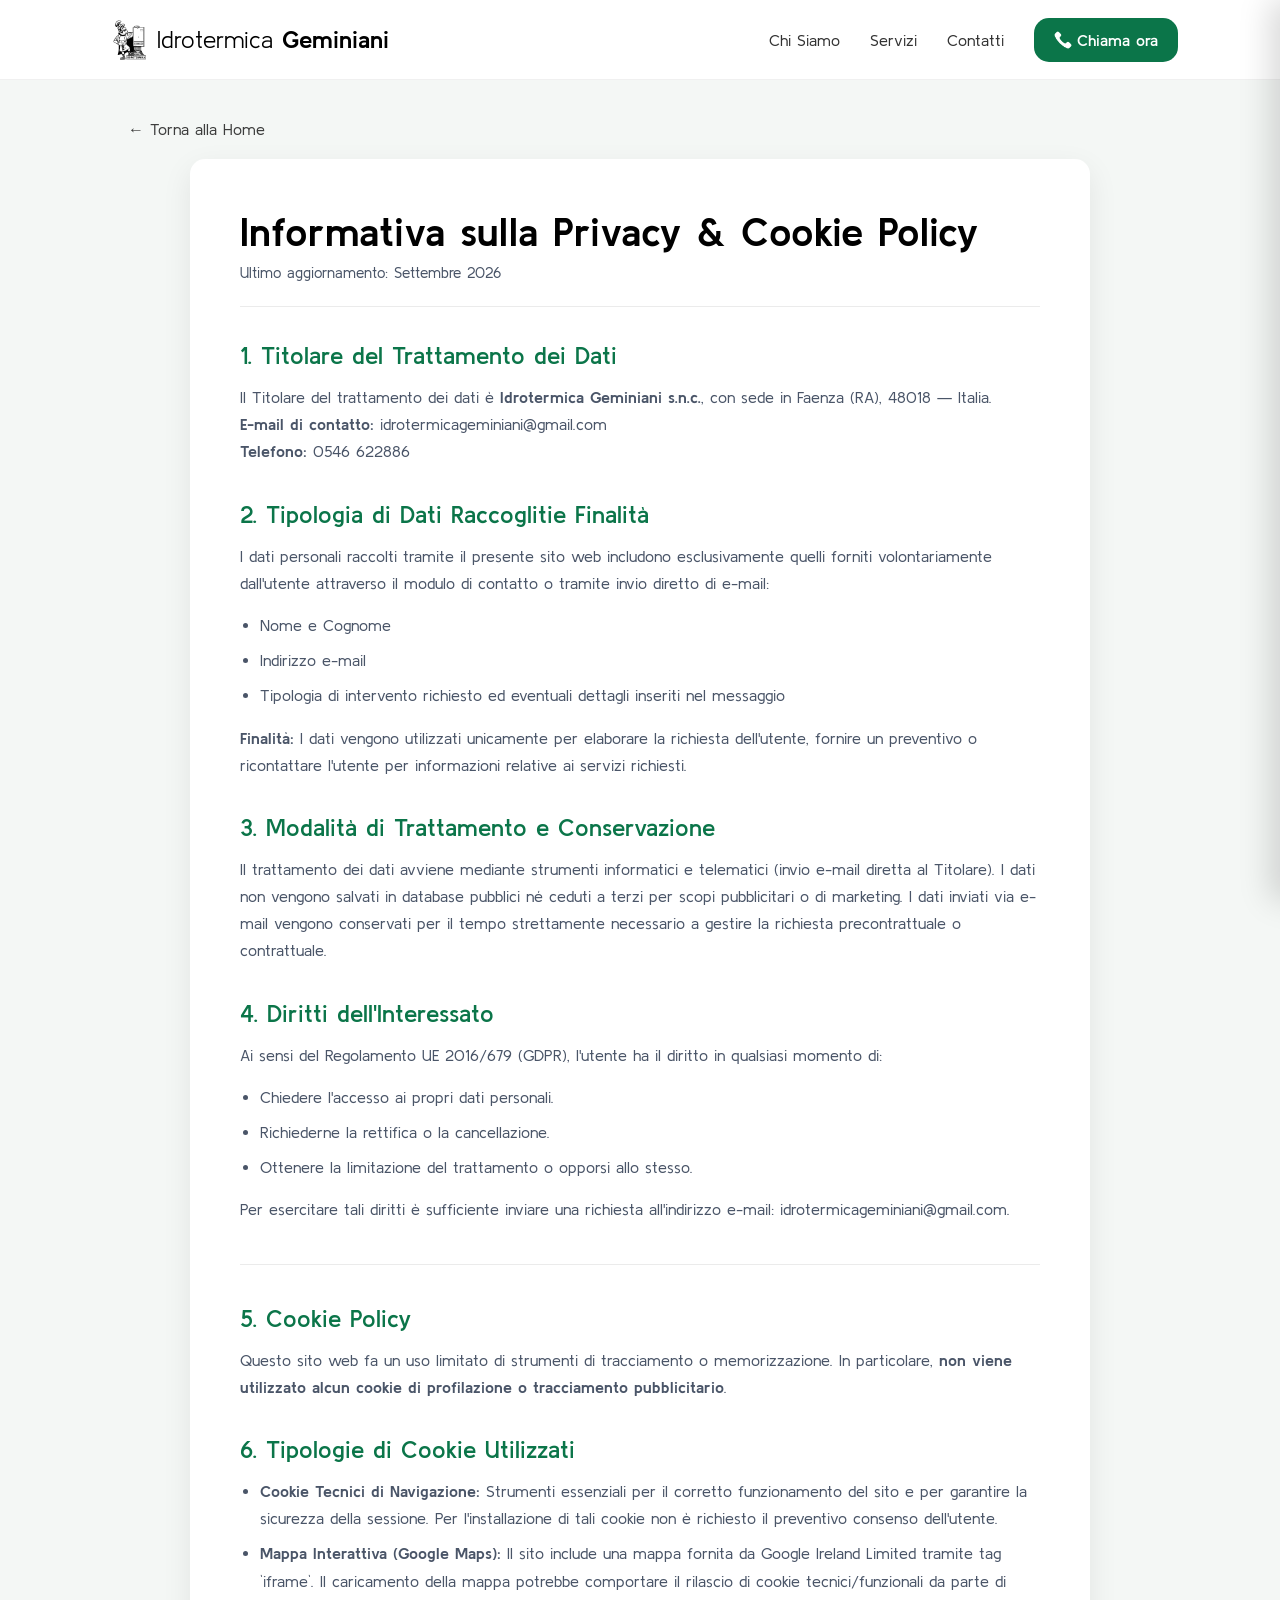
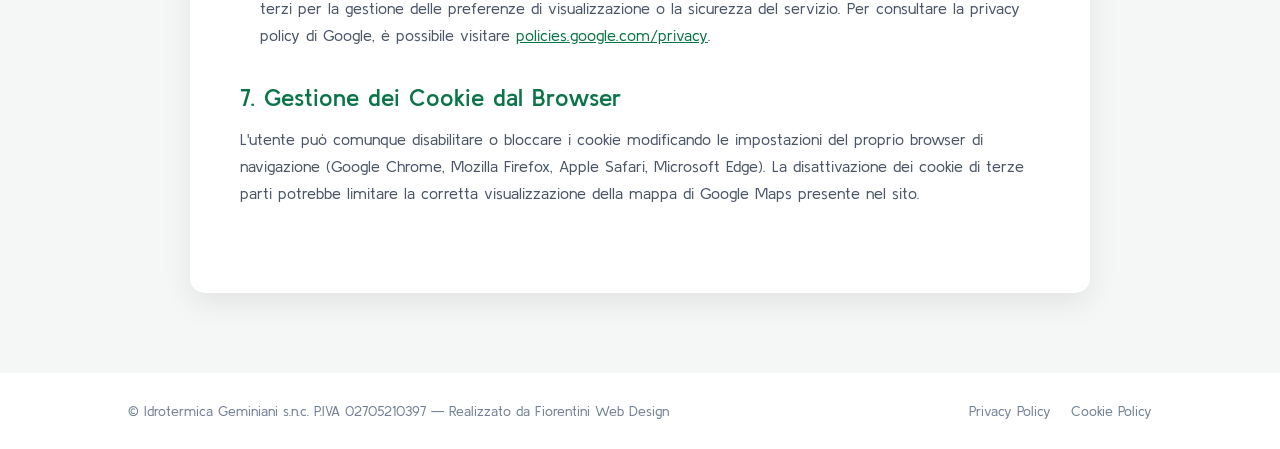
<file: privacy.html>
<!DOCTYPE html>
<html lang="it">
	<head>
		<meta charset="UTF-8">
		<meta name="viewport" content="width=device-width, initial-scale=1.0">
		<title>Privacy & Cookie Policy | Idrotermica Geminiani s.n.c.</title>
		<link rel="icon" href="./img/favicon-black.png" media="(prefers-color-scheme: dark)">
		<link rel="icon" href="./img/favicon-white.png" media="(prefers-color-scheme: light)">
		<link rel="preconnect" href="https://fonts.googleapis.com">
		<link rel="preconnect" href="https://fonts.gstatic.com" crossorigin>
		<link href="https://fonts.googleapis.com/css2?family=Kulim+Park:wght@300;400;600;700&display=swap" rel="stylesheet">
		<link rel="stylesheet" href="style.css">
		<style>
			.policy-page {
				padding: 120px 0 80px 0;
				background-color: var(--grigio-chiaro);
				min-height: 80vh;
			}
			.policy-container {
				background-color: var(--bianco);
				padding: 50px;
				border-radius: var(--radius-main);
				box-shadow: var(--sombra-soft);
				max-width: 900px;
				margin: 0 auto;
			}
			.policy-header {
				border-bottom: 1px solid rgba(0, 0, 0, 0.08);
				padding-bottom: 25px;
				margin-bottom: 35px;
			}
			.policy-header h1 {
				font-size: 2.5rem;
				font-weight: 700;
				color: var(--nero);
				margin-bottom: 10px;
			}
			.policy-header p {
				color: var(--grigio-testo);
				font-size: 0.95rem;
			}
			.policy-section {
				margin-bottom: 35px;
			}
			.policy-section h2 {
				font-size: 1.5rem;
				font-weight: 600;
				color: var(--verde-dark);
				margin-bottom: 15px;
			}
			.policy-section p, .policy-section ul {
				font-size: 1rem;
				color: var(--grigio-testo);
				line-height: 1.7;
				margin-bottom: 15px;
			}
			.policy-section ul {
				padding-left: 20px;
				list-style-type: disc;
			}
			.policy-section li {
				margin-bottom: 8px;
			}
			.back-link {
				display: inline-flex;
				align-items: center;
				gap: 8px;
				font-weight: 400;
				color: var(--nero);
				opacity:0.75;
				margin-bottom: 20px;
				transition:all 0.2s ease;
			}
			.back-link:hover {
				opacity:1;
			}
			@media (max-width: 768px) {
				.container{
				width:85%;
				}
				.policy-container {
					padding: 30px 25px;
					width: 100%;
				}
				.policy-header h1 {
					font-size: 2rem;
				}
			}
		</style>
	</head>
	<body>
		<nav>
			<a href="#" class="logo">
				<img src="./img/logo.png" style="width:55px;height:40px">
				<h2><span>Idrotermica</span> Geminiani</h2>
			</a>
			<div>
				<ul class="nav-menu">
					<li><a href="#about" class="navlinks">Chi Siamo</a></li>
					<li><a href="#services" class="navlinks">Servizi</a></li>
					<li><a href="#contacts" class="navlinks">Contatti</a></li>
					<li><a href="tel:+39054600000" class="btn btn-nav"><img src="./img/telefono.png" style="width:18px;height:18px;margin-right:5px;">Chiama ora</a></li>
				</ul>
			</div>

			<button class="hamburger-btn" id="hamburger-open" aria-label="Apri menu">
				<svg width="28" height="20" viewBox="0 0 28 20" fill="none" xmlns="http://www.w3.org/2000/svg">
					<path d="M2 2H26M2 10H26M2 18H26" stroke="#121413" stroke-width="2.5" stroke-linecap="round"/>
				</svg>
			</button>
		</nav>

		<div class="mobile-menu-overlay" id="mobile-overlay"></div>

		<aside class="mobile-menu-panel" id="mobile-panel">
			<div class="mobile-menu-header">
				<a href="#" class="logo">
					<h2><span>Idrotermica</span> Geminiani</h2>
				</a>
				<button class="hamburger-close-btn" id="hamburger-close" aria-label="Chiudi menu">
					<svg width="24" height="24" viewBox="0 0 24 24" fill="none" xmlns="http://www.w3.org/2000/svg">
						<path d="M18 6L6 18M6 6L18 18" stroke="#121413" stroke-width="2.5" stroke-linecap="round" stroke-linejoin="round"/>
					</svg>
				</button>
			</div>
			<ul class="mobile-nav-links">
				<li><a href="#about" class="mobile-link">Chi Siamo</a></li>
				<li><a href="#services" class="mobile-link">Servizi</a></li>
				<li><a href="#contacts" class="mobile-link">Contatti</a></li>
				<li>
					<a href="tel:+390546622886" class="btn btn-nav mobile-btn">
						<img src="./img/telefono.png" style="width:18px;height:18px;margin-right:5px;" alt="">Chiama ora
					</a>
				</li>
			</ul>
		</aside>

		<main class="policy-page">
			<div class="container">
				<a href="index.html" class="back-link">&#8592; Torna alla Home</a>
				<div class="policy-container">
					
					<div class="policy-header">
						<h1>Informativa sulla Privacy & Cookie Policy</h1>
						<p>Ultimo aggiornamento: Settembre 2026</p>
					</div>

					<!-- SEZIONE PRIVACY POLICY -->
					<div class="policy-section" id="privacy">
						<h2>1. Titolare del Trattamento dei Dati</h2>
						<p>
							Il Titolare del trattamento dei dati è <strong>Idrotermica Geminiani s.n.c.</strong>, con sede in Faenza (RA), 48018 — Italia.<br>
							<strong>E-mail di contatto:</strong> idrotermicageminiani@gmail.com<br>
							<strong>Telefono:</strong> 0546 622886
						</p>
					</div>

					<div class="policy-section">
						<h2>2. Tipologia di Dati Raccoglitie Finalità</h2>
						<p>I dati personali raccolti tramite il presente sito web includono esclusivamente quelli forniti volontariamente dall'utente attraverso il modulo di contatto o tramite invio diretto di e-mail:</p>
						<ul>
							<li>Nome e Cognome</li>
							<li>Indirizzo e-mail</li>
							<li>Tipologia di intervento richiesto ed eventuali dettagli inseriti nel messaggio</li>
						</ul>
						<p>
							<strong>Finalità:</strong> I dati vengono utilizzati unicamente per elaborare la richiesta dell'utente, fornire un preventivo o ricontattare l'utente per informazioni relative ai servizi richiesti.
						</p>
					</div>

					<div class="policy-section">
						<h2>3. Modalità di Trattamento e Conservazione</h2>
						<p>
							Il trattamento dei dati avviene mediante strumenti informatici e telematici (invio e-mail diretta al Titolare). I dati non vengono salvati in database pubblici né ceduti a terzi per scopi pubblicitari o di marketing. I dati inviati via e-mail vengono conservati per il tempo strettamente necessario a gestire la richiesta precontrattuale o contrattuale.
						</p>
					</div>

					<div class="policy-section">
						<h2>4. Diritti dell'Interessato</h2>
						<p>Ai sensi del Regolamento UE 2016/679 (GDPR), l'utente ha il diritto in qualsiasi momento di:</p>
						<ul>
							<li>Chiedere l'accesso ai propri dati personali.</li>
							<li>Richiederne la rettifica o la cancellazione.</li>
							<li>Ottenere la limitazione del trattamento o opporsi allo stesso.</li>
						</ul>
						<p>Per esercitare tali diritti è sufficiente inviare una richiesta all'indirizzo e-mail: idrotermicageminiani@gmail.com.</p>
					</div>

					<hr style="border: 0; border-top: 1px solid rgba(0,0,0,0.08); margin: 40px 0;">

					<!-- SEZIONE COOKIE POLICY -->
					<div class="policy-section" id="cookie">
						<h2>5. Cookie Policy</h2>
						<p>
							Questo sito web fa un uso limitato di strumenti di tracciamento o memorizzazione. In particolare, <strong>non viene utilizzato alcun cookie di profilazione o tracciamento pubblicitario</strong>.
						</p>
					</div>

					<div class="policy-section">
						<h2>6. Tipologie di Cookie Utilizzati</h2>
						<ul>
							<li>
								<strong>Cookie Tecnici di Navigazione:</strong> Strumenti essenziali per il corretto funzionamento del sito e per garantire la sicurezza della sessione. Per l'installazione di tali cookie non è richiesto il preventivo consenso dell'utente.
							</li>
							<li>
								<strong>Mappa Interattiva (Google Maps):</strong> Il sito include una mappa fornita da Google Ireland Limited tramite tag `iframe`. Il caricamento della mappa potrebbe comportare il rilascio di cookie tecnici/funzionali da parte di terzi per la gestione delle preferenze di visualizzazione o la sicurezza del servizio. Per consultare la privacy policy di Google, è possibile visitare <a href="https://policies.google.com/privacy" target="_blank" rel="noopener" style="color: var(--verde-dark); text-decoration: underline;">policies.google.com/privacy</a>.
							</li>
						</ul>
					</div>

					<div class="policy-section">
						<h2>7. Gestione dei Cookie dal Browser</h2>
						<p>
							L'utente può comunque disabilitare o bloccare i cookie modificando le impostazioni del proprio browser di navigazione (Google Chrome, Mozilla Firefox, Apple Safari, Microsoft Edge). La disattivazione dei cookie di terze parti potrebbe limitare la corretta visualizzazione della mappa di Google Maps presente nel sito.
						</p>
					</div>

				</div>
			</div>
		</main>

		<footer class="footer-minimal">
			<div class="container footer-minimal-content">
				<div class="footer-brand">
					<p>&copy; Idrotermica Geminiani s.n.c. P.IVA <a href="#" id="piva">02705210397</a><span class="tag-desktop"> — Realizzato da <a href="">Fiorentini Web Design</a></span><span class="tag-mobile"><br>Realizzato da <a href="">Fiorentini Web Design</a></span></p>
				</div>
				<div class="footer-links">
					<a href="./privacy.html">Privacy Policy</a>
					<a href="./privacy.html#cookie">Cookie Policy</a>
				</div>
			</div>
		</footer>

		<script>
			document.addEventListener('DOMContentLoaded', () => {
				const openBtn = document.getElementById('hamburger-open');
				const closeBtn = document.getElementById('hamburger-close');
				const panel = document.getElementById('mobile-panel');
				const overlay = document.getElementById('mobile-overlay');
				const mobileLinks = document.querySelectorAll('.mobile-link, .mobile-btn');

				function openMenu() {
					panel.classList.add('active');
					overlay.classList.add('active');
					document.body.style.overflow = 'hidden'; // Blocca lo scroll della pagina sottostante
				}

				function closeMenu() {
					panel.classList.remove('active');
					overlay.classList.remove('active');
					document.body.style.overflow = ''; // Ripristina lo scroll
				}

				openBtn.addEventListener('click', openMenu);
				closeBtn.addEventListener('click', closeMenu);
				overlay.addEventListener('click', closeMenu);

				// Chiudi il menu quando si clicca su un link interno
				mobileLinks.forEach(link => {
					link.addEventListener('click', closeMenu);
				});
			});
			
			const piva = document.getElementById("piva");

			piva.addEventListener("click", async (e) => {
				e.preventDefault();

				await navigator.clipboard.writeText("02705210397");

				const testoOriginale = piva.textContent;
				piva.textContent = "COPIATO!";

				setTimeout(() => {
					piva.textContent = testoOriginale;
				}, 1500);
			});
		</script>
	</body>
</html>
</file>
<file: style.css>
* {
	box-sizing: border-box;
	padding: 0;
	margin: 0;
	scroll-behavior: smooth;
}

:root {
	--bianco: #ffffff;
	--nero: #000000;
	--verde-primary: #1dab5f;
	--verde-dark: #0b7549;
	--verde-deep: #06301a;
	--grigio-chiaro: #f4f7f5;
	--grigio-testo: #4a5568;
	--sombra-soft: 0 10px 30px rgba(0, 0, 0, 0.08);
	--radius-main: 15px;
}

html {
	font-family: "Kulim Park", sans-serif;
	background-color: #ffffff;
	color: var(--nero);
}

a {
	text-decoration: none;
	color: inherit;
}

ul {
	list-style: none;
}

.btn {
	padding: 13px 28px;
	border-radius: 15px;
	font-weight: 600;
	font-size: 1rem;
	display: inline-flex;
	align-items: center;
	justify-content: center;
	transition: all 0.4s ease;
	cursor: pointer;
}

.btn-nav {
	padding: 13px 20px;
	color: var(--bianco);
	background-color:var(--verde-dark);
}

.btn-nav:hover {
	background-color:var(--verde-primary);
	box-shadow: 2px 5px 25px rgba(29, 171, 95, 0.35);
}

.btn-hero-primary {
	color: var(--bianco);
	background-color:var(--verde-dark);
	padding: 16px 36px;
}

.arrow {
    position: relative;
    display: inline-block;
    width: 20px;
    height: 12px;
}

.arrow::before {
    content: "";
    position: absolute;
    right: 0;
    top: 50%;
    width: 10px;
    height: 1.5px;
    background: currentColor;
    transform: rotate(-45deg);
}

.arrow::after {
    content: "";
    position: absolute;
    right: 0;
    top: 2px;
    width: 8px;
    height: 8px;
    border-top: 1.5px solid currentColor;
    border-right: 1.5px solid currentColor;
}
.card-arrow{
	position:absolute;
}

.btn-hero-primary:hover {
	background-color:var(--verde-primary);
	box-shadow: 2px 5px 25px rgba(29, 171, 95, 0.35);
}

.btn-hero-secondary {
	color: var(--nero);
	padding: 16px 32px;
	font-weight: 400;
	opacity:0.75;
}

.btn-hero-secondary:hover {
	opacity:1;
}

/* ==========================================================================
   NAVIGATION
   ========================================================================== */
nav {
	position: fixed;
	top: 0;
	left: 0;
	width: 100%;
	height: 80px;
	z-index: 1000;
	background-color: rgba(255, 255, 255, 0.94);
	backdrop-filter: blur(10px);
	display: flex;
	justify-content: space-between;
	align-items: center;
	padding: 0 8%;
	border-bottom: 1px solid rgba(0, 0, 0, 0.06);
}

.logo {
	color: var(--nero);
	font-size: 1rem;
	display:flex;
	align-items:center;
}

.logo span {
	font-weight: 300;
}

.nav-menu {
	display: flex;
	align-items: center;
	gap: 30px;
}

.navlinks {
	color: var(--nero);
	font-weight: 400;
	font-size: 1rem;
	opacity: 0.8;
	transition: opacity 0.2s ease, color 0.2s ease;
}

.navlinks:hover {
	opacity: 1;
}

/* Bottone per aprire il menu */
.hamburger-btn {
	display: none;
	background: none;
	border: none;
	cursor: pointer;
	padding: 5px;
	z-index: 1001;
}

/* Sfondo scuro opaco al retro del menu */
.mobile-menu-overlay {
	position: fixed;
	top: 0;
	left: 0;
	width: 100%;
	height: 100vh;
	background-color: rgba(0, 0, 0, 0.4);
	backdrop-filter: blur(4px);
	z-index: 1050;
	opacity: 0;
	visibility: hidden;
	transition: opacity 0.3s ease, visibility 0.3s ease;
}

.mobile-menu-overlay.active {
	opacity: 1;
	visibility: visible;
}

/* Pannello laterale da destra */
.mobile-menu-panel {
	position: fixed;
	top: 0;
	right: 0;
	width: 80%;
	max-width: 360px;
	height: 100vh;
	background-color: var(--bianco);
	z-index: 1100;
	box-shadow: -10px 0 30px rgba(0, 0, 0, 0.15);
	display: flex;
	flex-direction: column;
	padding: 25px 30px;
	transform: translateX(100%);
	transition: transform 0.4s cubic-bezier(0.16, 1, 0.3, 1);
}

.mobile-menu-panel.active {
	transform: translateX(0);
}

/* Header interno del pannello con logo e X */
.mobile-menu-header {
	display: flex;
	justify-content: space-between;
	align-items: center;
	margin-bottom: 40px;
	padding-bottom: 15px;
	border-bottom: 1px solid rgba(0, 0, 0, 0.08);
}

.hamburger-close-btn {
	background: none;
	border: none;
	cursor: pointer;
	padding: 5px;
	display: flex;
	align-items: center;
	justify-content: center;
}

/* Lista link mobile */
.mobile-nav-links {
	display: flex;
	flex-direction: column;
	gap: 22px;
}

.mobile-link {
	font-size: 1.25rem;
	color: var(--nero);
	transition: color 0.2s ease;
}

.mobile-link:hover {
	color: var(--verde-dark);
}

.mobile-btn {
	width: 100%;
	margin-top: 10px;
}


#about-container,
#stats,
#services,
#contacts{
    opacity: 0;
    transform: translateY(60px);
    transition: opacity 0.8s ease, transform 0.8s ease;
}

#about-container.visibile,
#stats.visibile,
#services.visibile,
#contacts.visibile{
    opacity: 1;
    transform: translateY(0);
}

#hero {
	position: relative;
	height: 90vh;
	padding-top: 100px;
	padding-bottom: 60px;
	display: flex;
	flex-direction: column;
	justify-content: center;
	gap:50px;
	align-items: center;
	background: radial-gradient(circle at 50% 15%, rgba(29, 171, 95, 0.12) 0%, rgba(255, 255, 255, 1) 65%);
	overflow: hidden;
}

.hero-content {
	text-align: center;
	max-width: 920px;
	padding: 0 20px;
	margin: 10px auto;
	z-index: 3;
}

#hero h1 {
	font-size: 4.2rem;
	line-height: 1.1;
	font-weight: 700;
	letter-spacing: -1px;
	color: var(--nero);
	margin-bottom: 25px;
}

.colored-text {
	background: linear-gradient(120deg, #108dc7, #1dab5f, #117a42);
	-webkit-background-clip: text;
	-webkit-text-fill-color: transparent;
	display: inline-block;
	position: relative;
}

.colored-text::after {
	content: "";
	position: absolute;
	bottom: -4px;
	left: 0;
	width: 100%;
	height: 4px;
	background: linear-gradient(90deg, transparent, var(--verde-primary), transparent);
	border-radius: 2px;
	opacity: 0.6;
}

.hero-sub {
	font-size: 1.3rem;
	font-weight: 400;
	color: var(--grigio-testo);
	max-width: 750px;
	margin: 0 auto 35px auto;
	line-height: 1.5;
}

.hero-actions {
	display: flex;
	gap: 15px;
	justify-content: center;
	flex-wrap: wrap;
}

#about {
	background: linear-gradient(165deg, var(--verde-deep), var(--verde-dark));
	color: var(--bianco);
	padding-bottom: 110px;
	border:solid 1px transparent;
	margin-top:100px;
	scroll-margin-top:-150px;
}

.about-grid-wrapper {
	position: relative;
	width: 80%;
	max-width: 1500px;
	margin: -100px auto 0 auto;
}

.about-img-main-box {
	border-radius: var(--radius-main);
	overflow: hidden;
	box-shadow: 0 20px 40px rgba(0, 0, 0, 0.3);
	transform: translateY(-100px);
}

.about-img {
	width: 100%;
	height: 550px;
	object-fit: cover;
	display: block;
}

.about-container {
	display: flex;
	gap: 100px;
	width: 80%;
	max-width: 1300px;
	margin: 0 auto;
	position:relative;
}
.description{
	max-width:700px;
}

.section-tag {
	color: var(--verde-primary);
	font-size: 0.95rem;
	text-transform: uppercase;
	letter-spacing: 2px;
	font-weight: 600;
	margin-bottom: 10px;
	display: block;
}

#about h2 {
	font-size: 3.2rem;
	font-weight: 700;
	line-height: 1.15;
}

#about .description p {
	font-size: 1.15rem;
	font-weight: 300;
	line-height: 1.7;
	opacity: 0.92;
	margin-bottom: 20px;
}

.stats-div{
	position:absolute;
	width:100%;
	margin-top: -175px;
	display: flex;
	justify-content:center;
}
.stats-banner {
	display: flex;
	align-items: center;
	justify-content: center;
	gap:50px;
	background: var(--bianco);
	padding: 25px 40px;
	border-radius: var(--radius-main);
	box-shadow: var(--sombra-soft);
	border: 1px solid rgba(0, 0, 0, 0.05);
	width: 80%;
	max-width: 700px;
	left:10%;
	right:10%;
}

.stat-card {
	text-align: center;
}

.stat-number {
	display: block;
	font-size: 2.2rem;
	font-weight: 700;
	color: var(--verde-dark);
	line-height: 1;
}

.stat-label {
	font-size: 0.95rem;
	color: var(--grigio-testo);
	font-weight: 400;
	margin-top: 5px;
	display: block;
}

.stat-divider {
	width: 1px;
	height: 40px;
	background-color: rgba(0, 0, 0, 0.1);
}

#services {
	padding: 120px 0;
	background-color: var(--grigio-chiaro);
	scroll-margin-top:50px;
}

.container {
	width: 80%;
	max-width: 1300px;
	margin: 0 auto;
}

.services-title {
	display: flex;
	justify-content: space-between;
	align-items: center;
	margin-bottom: 50px;
	gap: 50px;
}

.section-tag-dark {
	color: var(--verde-dark);
	font-size: 0.95rem;
	text-transform: uppercase;
	letter-spacing: 2px;
	font-weight: 600;
	margin-bottom: 10px;
	display: block;
}

#services h2 {
	font-size: 3rem;
	font-weight: 700;
	color: var(--nero);
}

.services-title .description {
	max-width: 700px;
	font-size: 1.1rem;
	color: var(--grigio-testo);
	line-height: 1.6;
}

.services-cards {
	width:95%;
	max-width:95%;
	display: grid;
	grid-template-columns: repeat(auto-fit, minmax(260px, 1fr));
	gap: 25px;
}

.card {
	position: relative;
	height: 440px;
	border-radius: var(--radius-main);
	overflow: hidden;
	color: var(--bianco);
	box-shadow: 5px 5px 20px rgba(0, 0, 0, 0.15);
	transition: transform 0.4s cubic-bezier(0.16, 1, 0.3, 1), box-shadow 0.4s ease;
	cursor: pointer;
}

.card:hover {
	
}

.card-bg {
	position: absolute;
	top: 0;
	left: 0;
	width: 100%;
	height: 100%;
	object-fit: cover;
	transition: transform 0.6s ease;
}

.card:hover .card-bg {
	transform: scale(1.08);
}

.card-overlay {
	position: absolute;
	inset: 0;
	background: linear-gradient(to top, rgba(0,0,0,0.95) 0%, rgba(0,0,0,0.2) 60%, rgba(0,0,0,0) 100%);	z-index: 1;
}

.card-content {
	position: absolute;
	bottom: 0;
	left: 0;
	padding: 30px 25px;
	z-index: 2;
}

.card-tag {
	font-size: 0.75rem;
	text-transform: uppercase;
	letter-spacing: 1px;
	background-color: rgba(255, 255, 255, 0.2);
	backdrop-filter: blur(5px);
	padding: 4px 10px;
	border-radius: 20px;
	display: inline-block;
	margin-bottom: 12px;
}

.card h3 {
	font-size: 1.5rem;
	font-weight: 600;
	line-height: 1.2;
	margin-bottom: 8px;
}

.card-desc {
	font-size: 0.95rem;
	font-weight: 300;
	opacity: 0.85;
	line-height: 1.4;
}
/* ==========================================================================
   SEZIONE CONTATTI CON FORM
   ========================================================================== */
#contacts {
	padding: 25px 0;
	background-color: var(--grigio-chiaro);
}

.contacts-wrapper {
	display: grid;
	grid-template-columns: 1fr 1.2fr;
	gap: 60px;
	align-items: center;
}

.contacts-info h2 {
	font-size: 2.8rem;
	font-weight: 700;
	margin-bottom: 15px;
	line-height: 1.15;
}

.contacts-sub {
	font-size: 1.15rem;
	color: var(--grigio-testo);
	margin-bottom: 35px;
	line-height: 1.6;
}

.info-list {
	display: flex;
	flex-direction: column;
	gap: 20px;
}

.info-item {
	display: flex;
	align-items: center;
	gap: 15px;
	background-color: var(--bianco);
	padding: 18px 22px;
	border-radius: var(--radius-main);
	box-shadow: var(--sombra-soft);
	border: 1px solid rgba(0, 0, 0, 0.04);
}

.info-icon-box {
	font-size: 1.5rem;
	width: 45px;
	height: 45px;
	background-color: rgba(29, 171, 95, 0.1);
	border-radius: 10px;
	display: flex;
	align-items: center;
	justify-content: center;
}

.info-item h4 {
	font-size: 0.95rem;
	color: var(--grigio-testo);
	font-weight: 400;
}

.info-item p, .info-item a {
	font-size: 1.1rem;
	font-weight: 600;
	color: var(--nero);
}

#contacts{
	scroll-margin-top:100px;
}
.section-contacts-floating {
	padding: 0px 0;
}

.contacts-banner-card {
	position: relative;
	border-radius: 15px;
	max-width:98%;
	width:98%;
	overflow: hidden;
	background-image: url('https://images.unsplash.com/photo-1620203853151-496c7228306c?q=80&w=1596&auto=format&fit=crop&ixlib=rb-4.1.0&ixid=M3wxMjA3fDB8MHxwaG90by1wYWdlfHx8fGVufDB8fHx8fA%3D%3D');
	background-size: cover;
	background-position: center;
	box-shadow: 0 20px 40px rgba(0, 0, 0, 0.12);
}

/* Overlay scuro per contrasto col testo */
.contacts-overlay {
	position: absolute;
	top: 0;
	left: 0;
	width: 100%;
	height: 100%;
	background: linear-gradient(135deg, rgba(20, 30, 40, 0.8) 0%, rgba(15, 23, 30, 0.35) 100%);
	z-index: 1;
}

.contacts-inner {
	position: relative;
	z-index: 2;
	display: flex;
	flex-wrap:wrap;
	justify-content:space-between;
	gap: 50px;
	padding: 60px;
	align-items: center;
}

/* Parte testuale a sinistra */
.contacts-text-side {
	color: #ffffff;
}

.contacts-badge {
	display: inline-block;
	font-size: 0.85rem;
	text-transform: uppercase;
	letter-spacing: 1px;
	padding: 6px 14px;
	background-color: rgba(255, 255, 255, 0.15);
	backdrop-filter: blur(8px);
	border-radius: 20px;
	margin-bottom: 20px;
}

.contacts-text-side h2 {
	font-size: 2.6rem;
	line-height: 1.2;
	margin-bottom: 20px;
	color: #ffffff;
	font-weight: 700;
}

.contacts-sub {
	font-size: 1.05rem;
	color: rgba(255, 255, 255, 0.8);
	margin-bottom: 40px;
	line-height: 1.6;
}

.contacts-info-grid {
	display: grid;
	grid-template-columns: 1fr 1fr;
	gap: 25px;
	border-top: 1px solid rgba(255, 255, 255, 0.15);
	padding-top: 30px;
}

.info-block h5 {
	font-size: 0.85rem;
	text-transform: uppercase;
	color: rgba(255, 255, 255, 0.6);
	margin-bottom: 8px;
	letter-spacing: 0.5px;
}

.info-block p, .info-block a {
	color: #ffffff;
	font-size: 0.95rem;
	line-height: 1.5;
	text-decoration: none;
}

.info-block a:hover {
	text-decoration: underline;
}

/* Card Modulo / Form Bianco */
.contacts-form-card {
	background-color: #ffffff;
	padding: 40px;
	width:35%;
	min-width:500px;
	border-radius: 20px;
	box-shadow: 0 15px 30px rgba(0, 0, 0, 0.15);
}

.contacts-form-card h3 {
	font-size: 1.4rem;
	margin-bottom: 24px;
	color: #1a202c;
	font-weight: 700;
}

.contact-form {
	display: flex;
	flex-direction: column;
	gap: 16px;
}

.form-row {
	display: grid;
	grid-template-columns: 1fr 1fr;
	gap: 16px;
}

.form-group {
	display: flex;
	flex-direction: column;
	gap: 6px;
}

.form-group label {
	font-size: 0.85rem;
	font-weight: 600;
	color: #4a5568;
}

.form-group input,
.form-group select,
.form-group textarea {
	width: 100%;
	padding: 12px 16px;
	border-radius: 15px;
	border: 1.5px solid #e2e8f0;
	background-color: #f8fafc;
	font-family: inherit;
	font-size: 0.95rem;
	color: #1a202c;
	transition: all 0.2s ease;
	outline: none;
	resize:none;
}

.form-group input:focus,
.form-group select:focus,
.form-group textarea:focus {
	border-color: #2563eb;
	background-color: #ffffff;
	box-shadow: 0 0 0 3px rgba(37, 99, 235, 0.12);
}

.form-group input:valid:not(:focus),
.form-group textarea:valid:not(:focus) {
	border-color:#13ad77;
}

.form-group input:invalid:not(:placeholder-shown):not(:focus),
.form-group textarea:invalid:not(:placeholder-shown):not(:focus) {
	border-color:red;
}
.privacy{
	font-weight:100;
}
.privacy a{
	transition:all 0.2s ease;
}
.privacy a:hover{
	color:var(--nero);
}

.btn-submit {
	width: 100%;
	padding: 16px 36px;
	background-color:var(--verde-dark);
	color: #ffffff;
	border: none;
	border-radius: 15px;
	font-family:"Kulim Park", sans-serif;
	font-weight: 600;
	cursor: pointer;
	margin-top: 8px;
}

.btn-submit:hover {
	background-color:var(--verde-primary);
	box-shadow: 2px 5px 25px rgba(29, 171, 95, 0.35);
}

iframe {
    width: 100%;
    border: 0;
    display: block;
}

.footer-minimal {
	padding: 30px 0;
	background-color: transparent;
}

.footer-minimal-content {
	display: flex;
	justify-content: space-between;
	align-items: center;
	font-size: 0.85rem;
	color: #718096;
}

.footer-links {
	display: flex;
	gap: 20px;
}

footer a {
	color: #718096;
	text-decoration: none;
	transition:all 0.2s ease;
}

footer a:hover {
	color: #1a202c;
}
.tag-desktop{
	display:inline;
}
.tag-mobile{
	display:none;
}
.chiama{
	display:none;
	position:fixed;
	bottom:15px;
	right:15px;
	opacity:0;
	transform:translateX(100px);
	transition: all 0.6s ease;
}
.btn-chiama{
	background-color:var(--verde-dark);
	border-radius:50px;
	display:block;
	width:75px;
	height:75px;
	align-content:center;
	text-align:center;
	box-shadow:3px 2px 20px rgba(0,0,0,0.35);
}
.btn-chiama img{
	width:35px;
	height:35px;
}
.chiama.btn-visible{
	opacity:1;
	transform:translateX(0);
}

@media (max-width: 900px) {
	.nav-menu {
		display: none;
	}
	nav{
		padding:0 15px;
	}

	.hamburger-btn {
		display: block;
	}
	
	#hero{
		margin-top:75px;
	}

	#hero h1 {
		font-size: 2.8rem;
	}
	.hero-sub{
		font-size:1.1rem;
	}

	#about{
		margin-top:150px;
		scroll-margin-top:100px;
	}
	.about-grid-wrapper {
		width: 90%;
	}

	.about-container {
		flex-direction: column;
		width: 90%;
		gap:50px;
	}
	
	.about-img-main-box {
		transform: translateY(-50px);
	}
	
	.about-img {
		height: 250px;
	}
	
	.stats-banner {
		gap: 15px;
		width: 95%;
	}

	.stat-number {
		display: block;
		font-size: 1.5rem;
		font-weight: 700;
		color: var(--verde-dark);
		line-height: 1;
	}

	.stat-label {
		font-size: 0.85rem;
		color: var(--grigio-testo);
		font-weight: 400;
		margin-top: 5px;
		display: block;
	}

	.services-title {
		flex-direction: column;
		align-items: flex-start;
		gap: 15px;
	}

	.contact-info-cards {
		grid-template-columns: 1fr;
	}

	.contacts-inner {
		grid-template-columns: 1fr;
		padding: 40px 20px;
		gap: 40px;
	}
	.contacts-text-side h2 {
		font-size: 2rem;
	}
	.form-row, .contacts-info-grid {
		grid-template-columns: 1fr;
	}
	.contacts-form-card {
		padding: 25px;
		width:100%;
		min-width:300px;
		max-width:500px;
	}
	.footer-minimal-content {
		flex-direction: column;
		gap: 12px;
		text-align: center;
	}
	.privacy{
		text-align:start;
	}
	.tag-desktop{
		display:none;
	}
	.tag-mobile{
		margin-top:-15px;
		display:block;
	}
	.chiama{
		display:block;
	}
}
</file>
